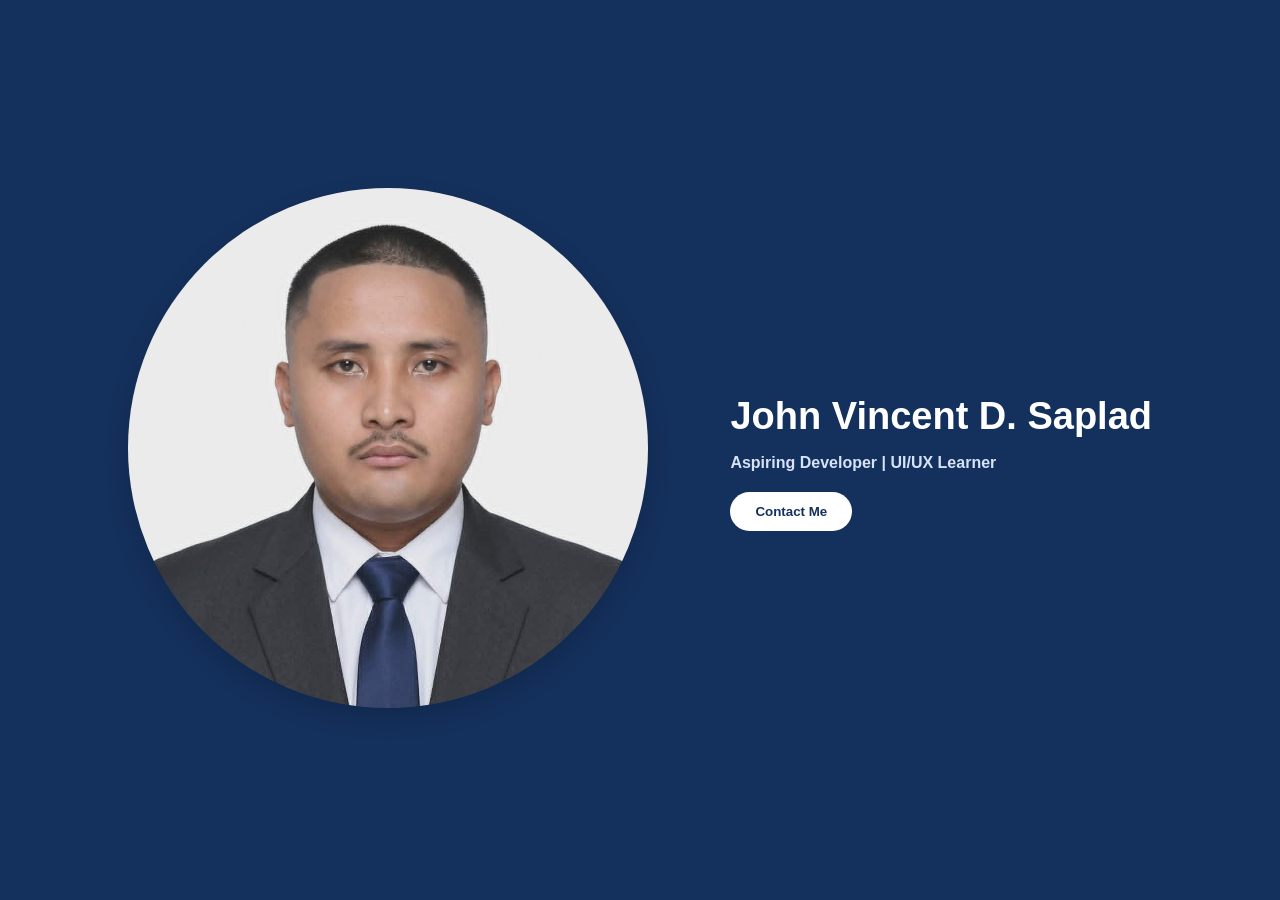
<file: index.html>
<!DOCTYPE html>
<html>  
<head>
    <meta name="viewport" content="width=device-width, initial-scale=1.0">
    <title>My Portfolio</title>
    <link rel="stylesheet" href="index.css">
</head>

<body>

<div class="hero">

    <div class="hero-left">
        <img src="myprofile/saplad.jpg" alt="Profile">
    </div>

    <div class="hero-right">
        <h1>John Vincent D. Saplad</h1>
        <p>Aspiring Developer | UI/UX Learner</p>

        <!-- CONTACT BUTTON -->
        <a href="contact.html">
            <button class="hero-btn">Contact Me</button>
        </a>
    </div>

</div>

</body>
</html>
</file>
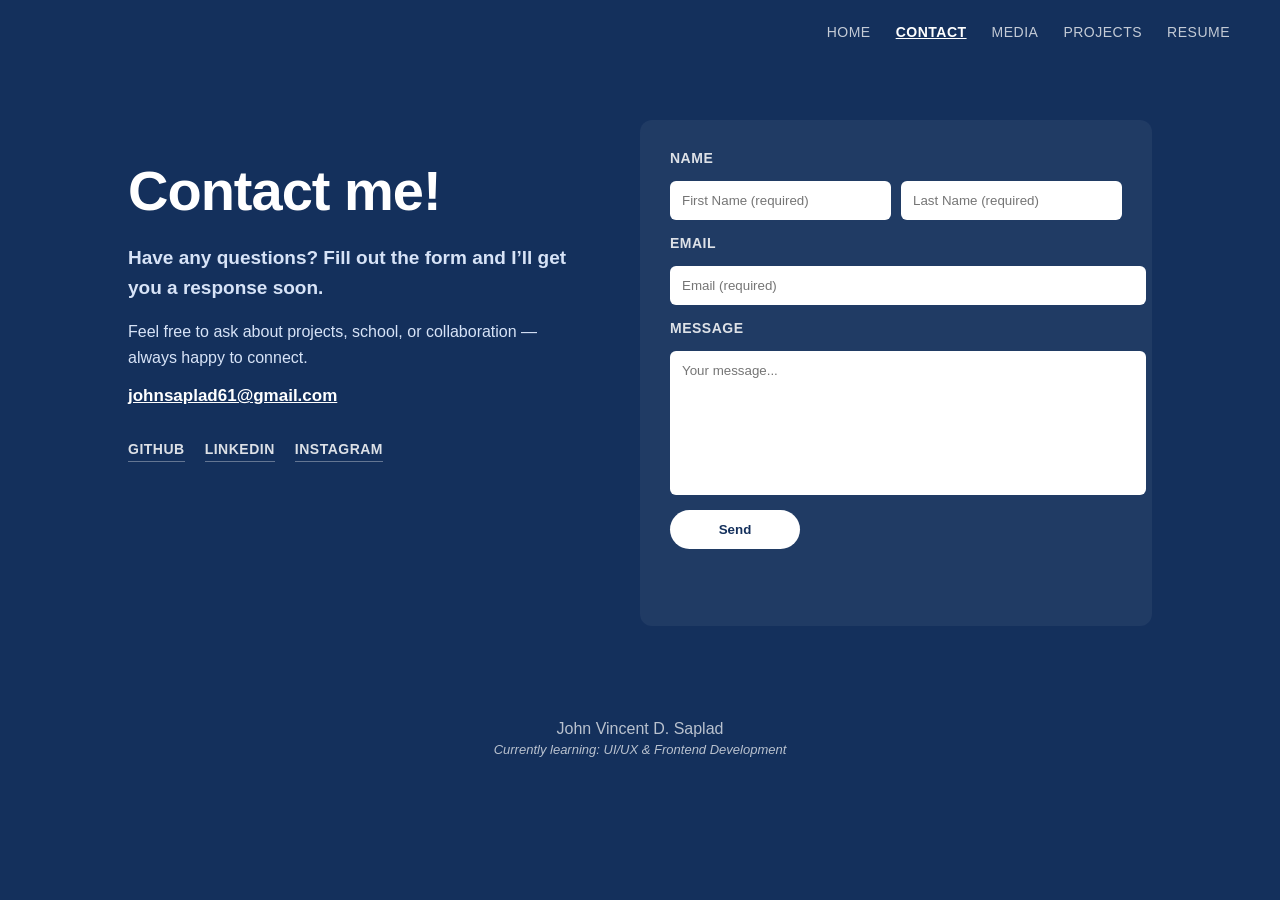
<file: contact.html>
<!DOCTYPE html>
<html>
<head>
    <meta name="viewport" content="width=device-width, initial-scale=1.0">
    <title>Contact</title>
    <link rel="stylesheet" href="contact.css">
</head>

<body>

<!-- 🔝 TOP NAV -->
<div class="top-right">
    <a href="index.html">Home</a>
    <a href="contact.html" class="active">Contact</a>
    <a href="media.html">Media</a>
    <a href="#">Projects</a>
    <a href="#">Resume</a>
</div>

<!-- MAIN CONTACT LAYOUT -->
<div class="contact-container">

    <!-- LEFT SIDE -->
    <div class="contact-left">
        <h1>Contact me!</h1>

        <p class="subhead">Have any questions? Fill out the form and I’ll get you a response soon.</p>

        <p>Feel free to ask about projects, school, or collaboration — always happy to connect.</p>

        <a class="email-link" href="mailto:johnsaplad61@gmail.com">johnsaplad61@gmail.com</a>

        <!-- SOCIAL LINKS -->
        <div class="socials">
            <a href="#" aria-label="GitHub">GitHub</a>
            <a href="#" aria-label="LinkedIn">LinkedIn</a>
            <a href="#" aria-label="Instagram">Instagram</a>
        </div>
    </div>

    <!-- RIGHT SIDE FORM -->
    <div class="contact-right">

        <form id="contact-form" action="https://formspree.io/f/xpqgzqza" method="POST">

            <input type="hidden" name="_subject" value="New message from portfolio site">

            <label>Name</label>
            <div class="row">
                <input type="text" name="firstName" placeholder="First Name (required)" required>
                <input type="text" name="lastName" placeholder="Last Name (required)" required>
            </div>

            <label>Email</label>
            <input type="email" name="email" placeholder="Email (required)" required>

            <label>Message</label>
            <textarea name="message" placeholder="Your message..." required></textarea>

            <button type="submit">Send</button>

            <p id="form-status"></p>

        </form>

    </div>

</div>

<!-- FOOTER TOUCH -->
<div class="footer-note">
    <p>John Vincent D. Saplad</p>
    <p class="small">Currently learning: UI/UX &amp; Frontend Development</p>
</div>

<script>
    const form = document.getElementById('contact-form');
    const status = document.getElementById('form-status');

    form.addEventListener('submit', async function (e) {
        e.preventDefault(); // stop the normal page reload

        const data = new FormData(form);
        status.textContent = 'Sending...';

        try {
            const response = await fetch(form.action, {
                method: 'POST',
                body: data,
                headers: { 'Accept': 'application/json' }
            });

            if (response.ok) {
                status.textContent = 'Thanks! Your message has been sent.';
                form.reset();
            } else {
                status.textContent = 'Oops, something went wrong. Please try again.';
            }
        } catch (error) {
            status.textContent = 'Network error. Please check your connection and try again.';
        }
    });
</script>

</body>
</html>
</file>
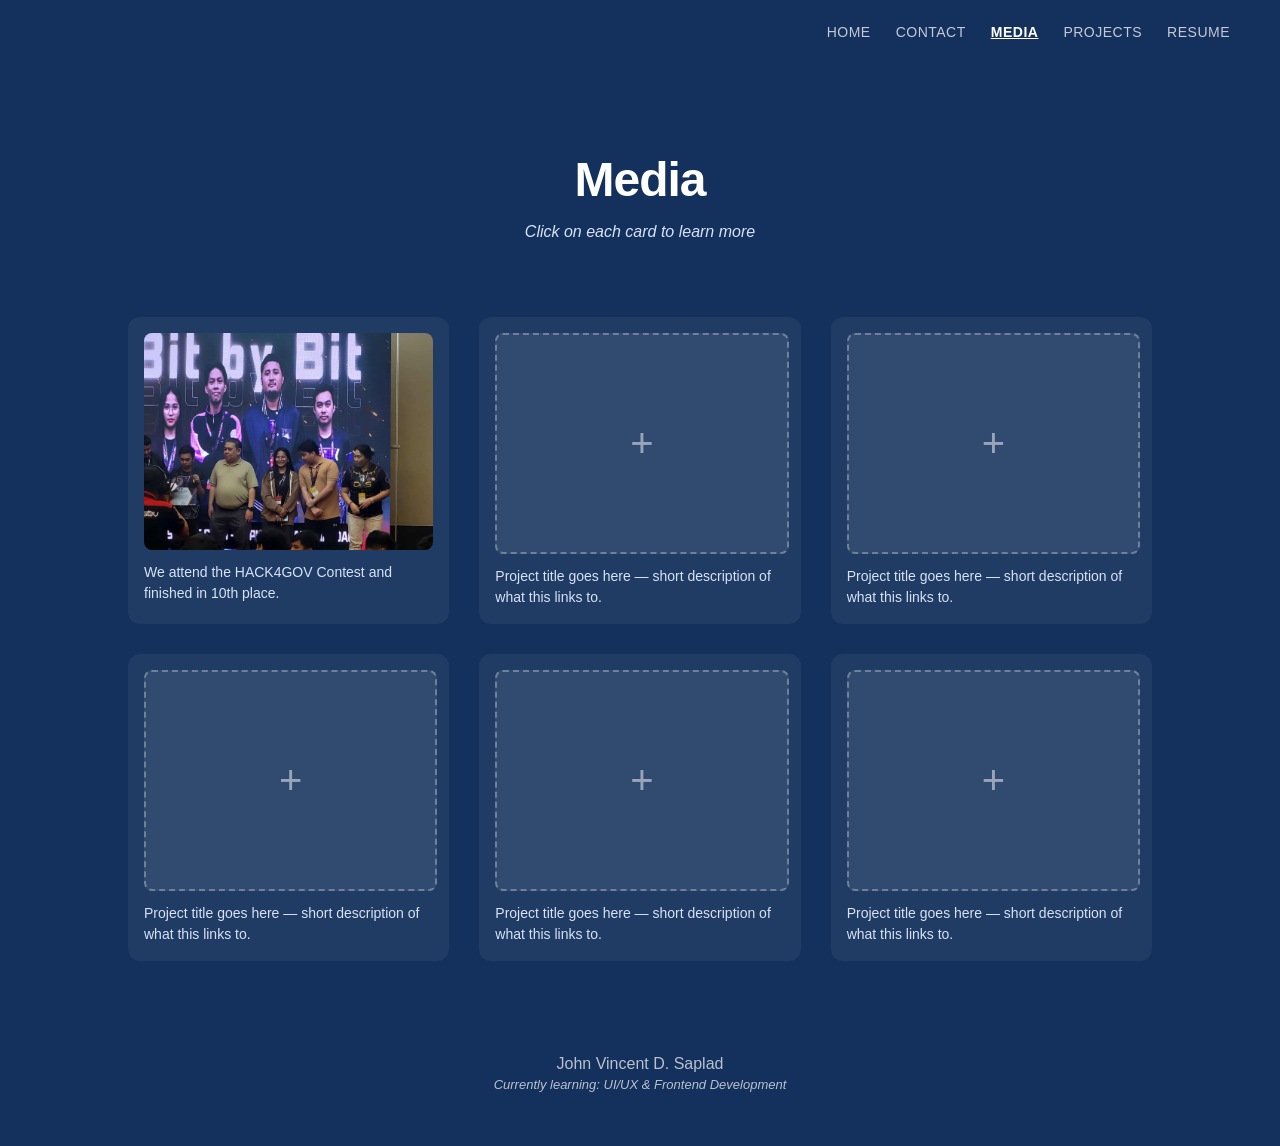
<file: media.html>
<!DOCTYPE html>
<html>
<head>
    <meta name="viewport" content="width=device-width, initial-scale=1.0">
    <title>Media</title>
    <link rel="stylesheet" href="media.css">
</head>

<body>

<!-- 🔝 TOP NAV -->
<div class="top-right">
    <a href="index.html">Home</a>
    <a href="contact.html">Contact</a>
    <a href="media.html" class="active">Media</a>
    <a href="#">Projects</a>
    <a href="#">Resume</a>
</div>

<!-- PAGE HEADER -->
<div class="media-header">
    <h1>Media</h1>
    <p class="subhead">Click on each card to learn more</p>
</div>

<!-- MEDIA GRID -->
<div class="media-grid">

    <a class="media-card" href="#">
        <img class="media-thumb" src="hack4gov/bitbybit.jpg" alt="HACK4GOV Contest">
        <p>We attend the HACK4GOV Contest and finished in 10th place.</p>
    </a>

    <a class="media-card" href="#">
        <div class="media-thumb placeholder">+</div>
        <p>Project title goes here — short description of what this links to.</p>
    </a>

    <a class="media-card" href="#">
        <div class="media-thumb placeholder">+</div>
        <p>Project title goes here — short description of what this links to.</p>
    </a>

    <a class="media-card" href="#">
        <div class="media-thumb placeholder">+</div>
        <p>Project title goes here — short description of what this links to.</p>
    </a>

    <a class="media-card" href="#">
        <div class="media-thumb placeholder">+</div>
        <p>Project title goes here — short description of what this links to.</p>
    </a>

    <a class="media-card" href="#">
        <div class="media-thumb placeholder">+</div>
        <p>Project title goes here — short description of what this links to.</p>
    </a>

</div>

<!-- FOOTER TOUCH -->
<div class="footer-note">
    <p>John Vincent D. Saplad</p>
    <p class="small">Currently learning: UI/UX &amp; Frontend Development</p>
</div>

</body>
</html>
</file>
<file: index.css>
body {
    margin: 0;
    font-family: Arial, sans-serif;
    background: #14305c;
}

/* HERO LAYOUT */
.hero {
    display: flex;
    align-items: center;
    justify-content: space-between;
    height: 100vh;
    padding: 0 10%;
}

/* LEFT IMAGE */
.hero-left img {
    width: 520px;
    height: 520px;
    border-radius: 50%;
    object-fit: cover;
    box-shadow: 0 10px 25px rgba(0,0,0,0.15);
}

/* RIGHT TEXT */
.hero-right {
    max-width: 450px;
    text-align: left;
    font-weight: bold;
    
}

.hero-right h1 {
    font-size: 38px;
    margin-bottom: 10px;
    color: white;
}

.hero-right p {
    color: #d7e3f7;
    margin-bottom: 20px;
}

/* BUTTON */
.hero-btn {
    padding: 12px 25px;
    border: none;
    background: white;
    color: #14305c;
    border-radius: 25px;
    font-weight: bold;
    cursor: pointer;
    transition: 0.3s;
}

.hero-btn:hover {
    background: #14305c;
    color: white;
    border: 1px solid white;
}

/* RESPONSIVE */
@media (max-width: 768px) {
    .hero {
        flex-direction: column;
        justify-content: center;
        gap: 30px;
        text-align: center;
        padding: 80px 6% 40px;
        height: auto;
        min-height: 100vh;
    }
 
    .hero-left img {
        width: 220px;
        height: 220px;
    }
 
    .hero-right {
        text-align: center;
        max-width: 100%;
    }
 
    .hero-right h1 {
        font-size: 28px;
    }
}
</file>
<file: contact.css>
body {
    margin: 0;
    font-family: Arial, sans-serif;
    background: #14305c;
    color: white;
    min-height: 100vh;
}

a {
    color: white;
    text-decoration: none;
}

/* 🔝 TOP NAVBAR */
.top-right {
    position: absolute;
    top: 0;
    right: 0;
    display: flex;
    gap: 25px;
    padding: 24px 50px;
}

.top-right a {
    color: white;
    text-decoration: none;
    font-size: 14px;
    letter-spacing: 0.5px;
    text-transform: uppercase;
    opacity: 0.75;
    transition: 0.3s;
}

.top-right a:hover {
    opacity: 1;
    text-decoration: underline;
}

.top-right .active {
    text-decoration: underline;
    opacity: 1;
    font-weight: bold;
}

/* MAIN LAYOUT */
.contact-container {
    display: flex;
    justify-content: space-between;
    align-items: flex-start;
    padding: 120px 10% 60px;
    gap: 60px;
}

/* LEFT */
.contact-left {
    flex: 1;
}

.contact-left h1 {
    font-size: 56px;
    font-weight: 800;
    margin-bottom: 20px;
    letter-spacing: -1px;
}

.contact-left .subhead {
    font-size: 19px;
    font-weight: bold;
    margin-bottom: 16px;
}

.contact-left p {
    line-height: 1.6;
    margin-bottom: 16px;
    color: #d7e3f7;
}

.email-link {
    display: inline-block;
    font-size: 17px;
    font-weight: bold;
    color: #ffffff;
    text-decoration: underline;
    margin-bottom: 25px;
}

/* SOCIAL LINKS */
.socials {
    display: flex;
    gap: 20px;
    margin-top: 10px;
}

.socials a {
    font-size: 14px;
    font-weight: bold;
    text-transform: uppercase;
    letter-spacing: 0.5px;
    opacity: 0.85;
    border-bottom: 1px solid rgba(255,255,255,0.4);
    padding-bottom: 4px;
    transition: 0.3s;
}

.socials a:hover {
    opacity: 1;
    border-color: white;
}

/* RIGHT (FORM) */
.contact-right {
    flex: 1;
    background: rgba(255,255,255,0.05);
    padding: 30px;
    border-radius: 12px;
}

form {
    display: flex;
    flex-direction: column;
    gap: 15px;
}

label {
    font-weight: bold;
    font-size: 14px;
    text-transform: uppercase;
    letter-spacing: 0.5px;
    opacity: 0.85;
}

.row {
    display: flex;
    gap: 10px;
}

input, textarea {
    width: 100%;
    padding: 12px;
    border: none;
    border-radius: 6px;
    outline: none;
    font-family: inherit;
}

textarea {
    height: 120px;
    resize: none;
}

button {
    width: 130px;
    padding: 12px;
    border: none;
    border-radius: 25px;
    background: white;
    color: #14305c;
    cursor: pointer;
    font-weight: bold;
    transition: 0.3s;
}

button:hover {
    background: #d7e3f7;
}

/* FOOTER */
.footer-note {
    text-align: center;
    padding: 30px 0 50px;
    opacity: 0.7;
}

.footer-note p {
    margin: 4px 0;
}

.footer-note .small {
    font-size: 13px;
    font-style: italic;
}

/* RESPONSIVE */
@media (max-width: 768px) {
    .contact-container {
        flex-direction: column;
        padding: 100px 6% 40px;
    }
}
</file>
<file: media.css>
body {
    margin: 0;
    font-family: Arial, sans-serif;
    background: #14305c;
    color: white;
    min-height: 100vh;
}

a {
    color: white;
    text-decoration: none;
}

/* 🔝 TOP NAVBAR */
.top-right {
    position: absolute;
    top: 0;
    right: 0;
    display: flex;
    gap: 25px;
    padding: 24px 50px;
}

.top-right a {
    color: white;
    text-decoration: none;
    font-size: 14px;
    letter-spacing: 0.5px;
    text-transform: uppercase;
    opacity: 0.75;
    transition: 0.3s;
}

.top-right a:hover {
    opacity: 1;
    text-decoration: underline;
}

.top-right .active {
    text-decoration: underline;
    opacity: 1;
    font-weight: bold;
}

/* PAGE HEADER */
.media-header {
    text-align: center;
    padding: 120px 10% 20px;
}

.media-header h1 {
    font-size: 48px;
    font-weight: 800;
    margin-bottom: 10px;
    letter-spacing: -1px;
}

.media-header .subhead {
    font-size: 16px;
    font-style: italic;
    color: #d7e3f7;
}

/* MEDIA GRID */
.media-grid {
    display: grid;
    grid-template-columns: repeat(3, 1fr);
    gap: 30px;
    padding: 40px 10% 60px;
}

.media-card {
    display: flex;
    flex-direction: column;
    gap: 12px;
    background: rgba(255,255,255,0.05);
    border-radius: 12px;
    padding: 16px;
    transition: 0.3s;
}

.media-card:hover {
    background: rgba(255,255,255,0.1);
    transform: translateY(-4px);
}

.media-thumb {
    width: 100%;
    aspect-ratio: 4 / 3;
    border-radius: 8px;
    object-fit: cover;
}

.media-thumb.placeholder {
    display: flex;
    align-items: center;
    justify-content: center;
    background: rgba(255,255,255,0.08);
    border: 2px dashed rgba(255,255,255,0.3);
    font-size: 40px;
    color: rgba(255,255,255,0.5);
}

.media-card p {
    font-size: 14px;
    line-height: 1.5;
    color: #d7e3f7;
    margin: 0;
}

/* FOOTER */
.footer-note {
    text-align: center;
    padding: 30px 0 50px;
    opacity: 0.7;
}

.footer-note p {
    margin: 4px 0;
}

.footer-note .small {
    font-size: 13px;
    font-style: italic;
}

/* RESPONSIVE */
@media (max-width: 900px) {
    .media-grid {
        grid-template-columns: repeat(2, 1fr);
    }
}

@media (max-width: 600px) {
    .media-grid {
        grid-template-columns: 1fr;
    }
    .media-header {
        padding: 100px 6% 20px;
    }
}
</file>
